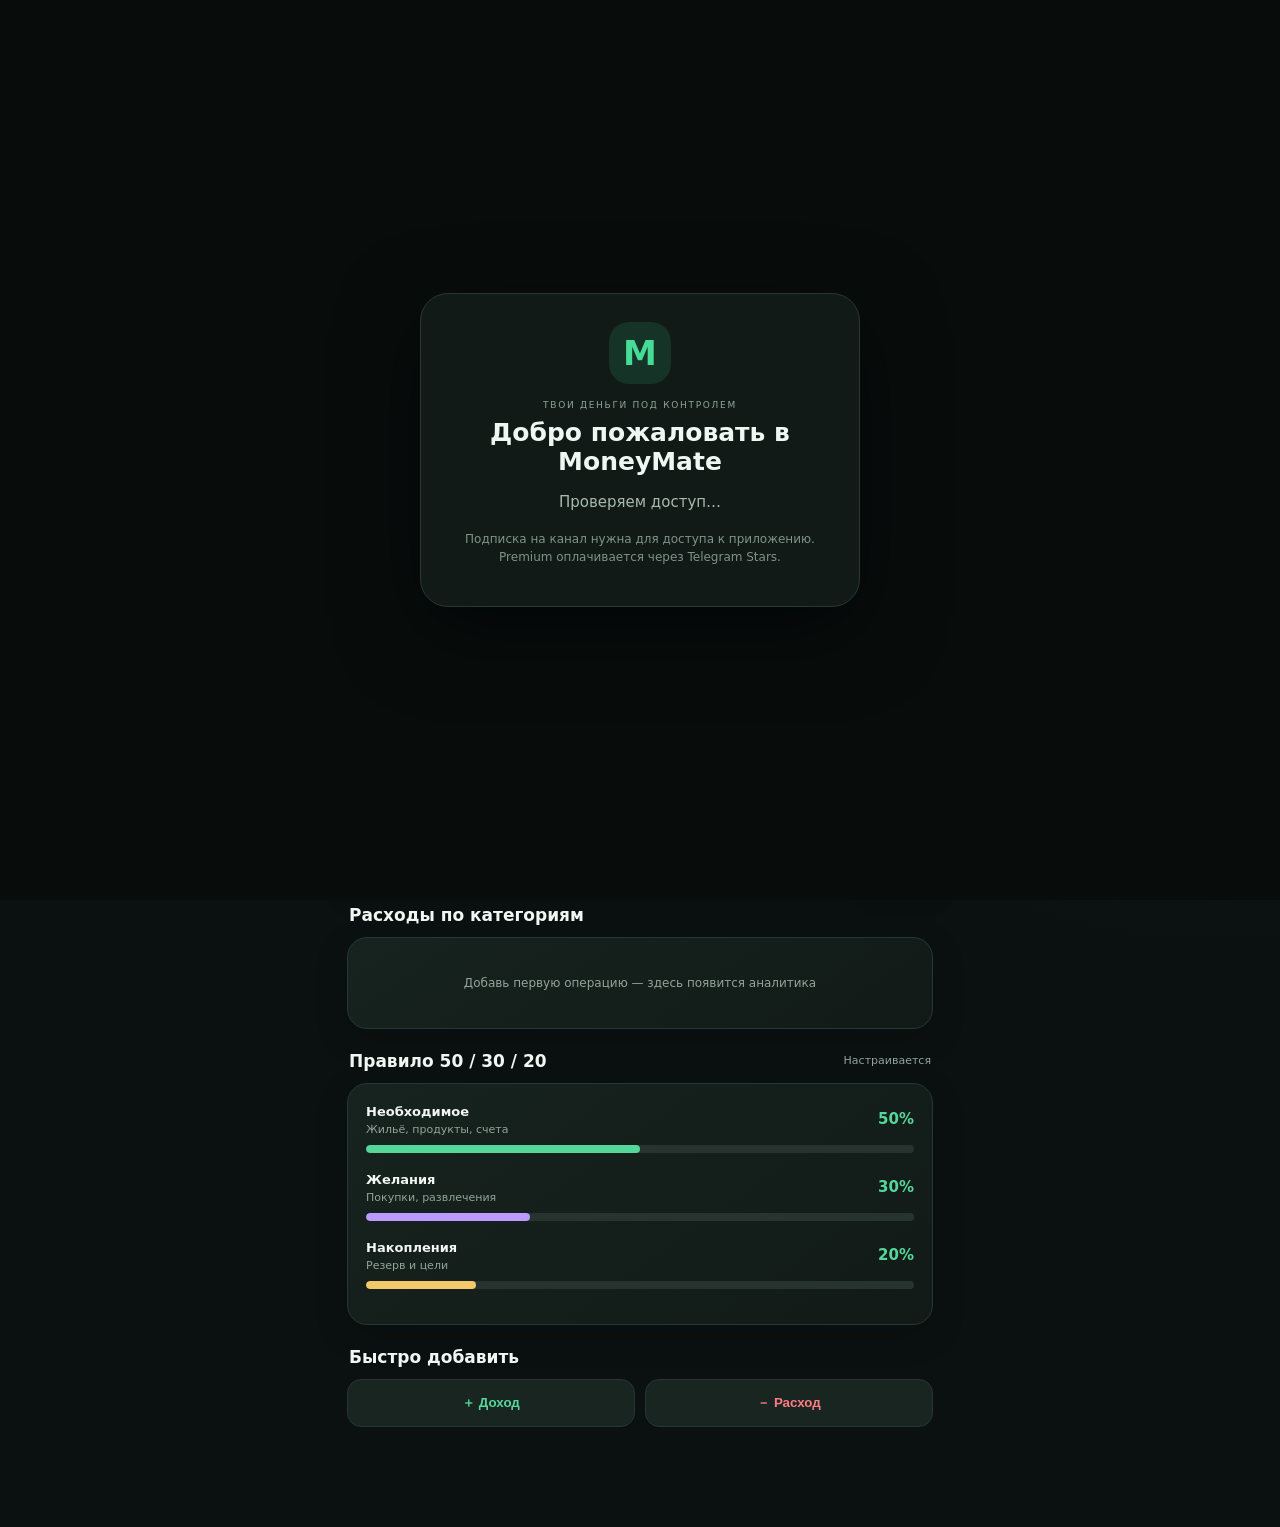
<file: index.html>
<!doctype html>
<html lang="ru"><head><meta charset="utf-8"><meta name="viewport" content="width=device-width,initial-scale=1,viewport-fit=cover"><meta name="theme-color" content="#0b1110"><title>MoneyMate</title><link rel="stylesheet" href="/static/style.css"></head>
<body><div class="app">
<header><div><div class="eyebrow">ТВОИ ДЕНЬГИ ПОД КОНТРОЛЕМ</div><h1>Money<span>Mate</span></h1></div><div class="avatar">MM</div></header>
<div id="notice" class="notice hidden"></div>
<section class="hero card"><div class="muted">Общий баланс за месяц</div><div id="balance" class="balance">0 ₽</div><div class="stats"><div><span class="dot green"></span><small>Доходы</small><b id="income">0 ₽</b></div><div><span class="dot red"></span><small>Расходы</small><b id="expense">0 ₽</b></div></div></section>
<nav class="tabs pill-nav" aria-label="Основное меню">
<button class="tab active" data-tab="home"><span class="nav-ico">⌂</span><span>Главная</span></button>
<button class="tab" data-tab="history"><span class="nav-ico">⇄</span><span>Операции</span></button>
<button class="tab" data-tab="goals"><span class="nav-ico">◎</span><span>Цели</span></button>
<button class="tab" data-tab="payments"><span class="nav-ico">↻</span><span>Платежи</span></button>
<button class="tab" data-tab="calendar"><span class="nav-ico">▦</span><span>Календарь</span></button>
<button class="tab" data-tab="wallets"><span class="nav-ico">▣</span><span>Кошельки</span></button>
<button class="tab" data-tab="limits"><span class="nav-ico">◉</span><span>Лимиты</span></button>
<button class="tab" data-tab="settings"><span class="nav-ico">◈</span><span>Бюджет</span></button>
<button class="tab" data-tab="assistant"><span class="nav-ico">✦</span><span>ИИ-помощник</span></button>
</nav>
<main>
<section id="home" class="panel active"><div class="section-kicker">ФИНАНСОВАЯ СВОДКА</div>
<div class="card" style="margin:12px 0 18px;padding:16px"><div class="section-head" style="margin:0"><div><b>MoneyMate Premium</b><p class="muted" id="premiumStatus" style="margin:5px 0 0">Расширенные возможности за 179 ⭐ / месяц</p></div><span style="font-size:24px">✦</span></div><button class="primary" id="premiumBuyHome" style="width:100%;margin-top:12px">Подключить Premium · 179 ⭐</button></div>
<div class="health-card card"><div class="health-top"><div><div class="muted">Финансовое здоровье</div><div class="health-score"><b id="healthScore">1</b><span>/ 100</span><em id="healthLabel">Нужно больше данных</em></div></div><div class="health-ring" id="healthRing"><span>♥</span></div></div><div class="track"><i id="healthBar" style="width:1%"></i></div><div id="healthHint" class="muted health-hint">Добавь доходы и расходы, чтобы получить оценку.</div><div class="health-parts" id="healthParts"></div></div>
<div class="section-head"><h2>Расходы по категориям</h2><span id="monthLabel" class="muted"></span></div><div class="card"><div id="categoryChart" class="bars empty">Добавь первую операцию — здесь появится аналитика</div></div>
<div class="section-head"><h2>Правило 50 / 30 / 20</h2><span class="muted">Настраивается</span></div><div class="card budget"><div class="budget-row"><div><b>Необходимое</b><small>Жильё, продукты, счета</small></div><strong id="needsPct">50%</strong></div><div class="track"><i id="needsBar" style="width:50%"></i></div><div class="budget-row"><div><b>Желания</b><small>Покупки, развлечения</small></div><strong id="wantsPct">30%</strong></div><div class="track"><i id="wantsBar" class="purple" style="width:30%"></i></div><div class="budget-row"><div><b>Накопления</b><small>Резерв и цели</small></div><strong id="savingsPct">20%</strong></div><div class="track"><i id="savingsBar" class="gold" style="width:20%"></i></div></div>
<div class="section-head"><h2>Быстро добавить</h2></div><div class="quick"><button class="action income-action" id="quickIncome">＋ Доход</button><button class="action expense-action" id="quickExpense">－ Расход</button></div>
</section>
<section id="history" class="panel"><div class="section-kicker">ВСЕ ДВИЖЕНИЯ ДЕНЕГ</div><div class="section-head"><h2>История операций</h2><span class="muted">Последние 300</span></div><div id="transactions" class="stack"><div class="empty card">Операций пока нет</div></div></section>
<section id="goals" class="panel"><div class="section-kicker">ТВОИ ПЛАНЫ И МЕЧТЫ</div><div class="section-head"><h2>Финансовые цели</h2><button class="small-btn" id="newGoal">＋ Создать</button></div><div id="goalsList" class="stack"><div class="empty card">Создай первую цель накоплений</div></div></section>
<section id="payments" class="panel"><div class="section-kicker">АВТОМАТИЗИРУЙ СВОИ ФИНАНСЫ</div><div class="section-head"><h2>Регулярные платежи</h2><button class="small-btn" id="newRecurring">＋ Добавить</button></div><p class="muted recurring-note">Наступившие операции автоматически попадут в историю при открытии приложения. Ближайшие даты будут показаны здесь.</p><div id="recurringList" class="stack"><div class="empty card">Регулярных платежей пока нет</div></div></section>
<section id="calendar" class="panel"><div class="section-kicker">ПЛАНИРУЙ ДЕНЬГИ</div><div class="section-head"><h2>Финансовый календарь</h2></div><label class="card form">Месяц<input id="calendarMonth" type="month"></label><div id="calendarEvents" class="stack"></div></section>
<section id="wallets" class="panel"><div class="section-kicker">ТВОИ СЧЕТА</div><div class="section-head"><h2>Кошельки</h2><button class="small-btn" id="addWallet">＋ Добавить</button></div><div id="walletList" class="stack"></div><button class="primary" id="exportData">Экспортировать резервную копию JSON</button><p class="muted">Файл содержит твои финансовые данные. Храни его в безопасном месте.</p></section>
<section id="limits" class="panel"><div class="section-kicker">КОНТРОЛИРУЙ РАСХОДЫ</div><div class="section-head"><h2>Лимиты на месяц</h2><button class="small-btn" id="addLimit">＋ Лимит</button></div><div id="limitList" class="stack"></div></section>
<section id="assistant" class="panel"><div class="section-kicker">ТВОЙ ЛИЧНЫЙ ФИНАНСОВЫЙ ПОМОЩНИК</div><div class="section-head"><h2>MoneyMate AI</h2><span class="muted">На основе твоих данных</span></div><div class="card ai-intro"><div class="ai-orb">✦</div><div><b>Спроси о своих финансах</b><p class="muted">Например: «Сколько я могу потратить до конца месяца?» или «Как сократить расходы?»</p></div></div><div id="aiAnswer" class="card ai-answer">Привет! Я помогу разобраться с бюджетом, расходами и накоплениями. Задай вопрос ниже.</div><form id="aiForm" class="card ai-form"><label for="aiQuestion">Твой вопрос</label><textarea id="aiQuestion" rows="3" maxlength="1200" placeholder="Например, как мне накопить 50 000 ₽ за полгода?" required></textarea><button class="primary" type="submit">Получить финансовый разбор ✦</button></form><p class="muted ai-note">Работает без API-ключа и интернета: анализирует данные MoneyMate по встроенным правилам. Это финансовые подсказки, а не профессиональная рекомендация.</p></section>
<section id="settings" class="panel"><div class="section-kicker">ПРАВИЛА ТВОЕГО БЮДЖЕТА</div><div class="section-head"><h2>Настройки бюджета</h2></div><form id="settingsForm" class="card form"><label>Валюта<input id="currency" value="RUB · Российский рубль" disabled></label><label>Необходимое, %<input id="needs" type="number" min="0" max="100" value="50"></label><label>Желания, %<input id="wants" type="number" min="0" max="100" value="30"></label><label>Накопления, %<input id="savings" type="number" min="0" max="100" value="20"></label><p class="muted" id="percentHint">Сумма должна быть равна 100%.</p><button class="primary" type="submit">Сохранить бюджет</button></form></section>
</main>
<button class="fab" id="addFab" aria-label="Добавить операцию">＋</button>
<div id="txModal" class="modal hidden"><form id="txForm" class="sheet"><div class="sheet-top"><h2 id="txTitle">Новая операция</h2><button type="button" class="close" data-close="txModal">×</button></div><div class="seg"><button type="button" class="selected" data-kind="expense">Расход</button><button type="button" data-kind="income">Доход</button></div><label>Сумма<input id="amount" type="number" min="0.01" step="0.01" placeholder="0,00" required></label><label>Категория<select id="category"><option>Продукты</option><option>Жильё</option><option>Транспорт</option><option>Здоровье</option><option>Покупки</option><option>Развлечения</option><option>Подписки</option><option>Зарплата</option><option>Фриланс</option><option>Подарок</option><option>Другое</option></select></label><label>Комментарий<input id="note" maxlength="160" placeholder="Необязательно"></label><label>Дата<input id="date" type="date" required></label><button class="primary" type="submit">Сохранить операцию</button></form></div>
<div id="goalModal" class="modal hidden"><form id="goalForm" class="sheet"><div class="sheet-top"><h2>Новая цель</h2><button type="button" class="close" data-close="goalModal">×</button></div><label>Название<input id="goalTitle" placeholder="Например, отпуск" required maxlength="60"></label><label>Сколько нужно<input id="goalTarget" type="number" min="0.01" step="0.01" required></label><label>Уже накоплено<input id="goalSaved" type="number" min="0" step="0.01" value="0"></label><label>Желаемая дата<input id="goalDeadline" type="date"></label><button class="primary" type="submit">Создать цель</button></form></div>
<div id="recurringModal" class="modal hidden"><form id="recurringForm" class="sheet"><div class="sheet-top"><h2>Новый регулярный платёж</h2><button type="button" class="close" data-close="recurringModal">×</button></div><div class="seg"><button type="button" class="selected" data-rkind="expense">Расход</button><button type="button" data-rkind="income">Доход</button></div><input id="recurringKind" type="hidden" value="expense"><label>Сумма, ₽<input id="recurringAmount" type="number" min="0.01" step="0.01" required placeholder="Например, 1500"></label><label>Категория<input id="recurringCategory" maxlength="40" required placeholder="Например, Интернет"></label><label>Комментарий<input id="recurringNote" maxlength="160" placeholder="Необязательно"></label><label>Период<select id="recurringFrequency"><option value="monthly">Каждый месяц</option><option value="weekly">Каждую неделю</option><option value="yearly">Каждый год</option></select></label><label>Ближайшая дата<input id="recurringDate" type="date" required></label><button class="primary" type="submit">Сохранить платёж</button></form></div>
<div id="contributeModal" class="modal hidden"><form id="contributeForm" class="sheet"><div class="sheet-top"><h2>Пополнить цель</h2><button type="button" class="close" data-close="contributeModal">×</button></div><input id="contributeId" type="hidden"><label>Сумма<input id="contributeAmount" type="number" min="0.01" step="0.01" required></label><button class="primary" type="submit">Добавить накопление</button></form></div>
</div>
<div id="accessGate" class="access-gate"><div class="access-card"><div class="access-logo">M</div><div class="eyebrow">ТВОИ ДЕНЬГИ ПОД КОНТРОЛЕМ</div><h2 id="gateTitle">Добро пожаловать в MoneyMate</h2><p id="gateText">Проверяем доступ…</p><div id="gateActions"></div><p class="access-small">Подписка на канал нужна для доступа к приложению. Premium оплачивается через Telegram Stars.</p></div></div>
<script src="https://telegram.org/js/telegram-web-app.js"></script><script src="/static/app.js"></script></body></html>
</file>
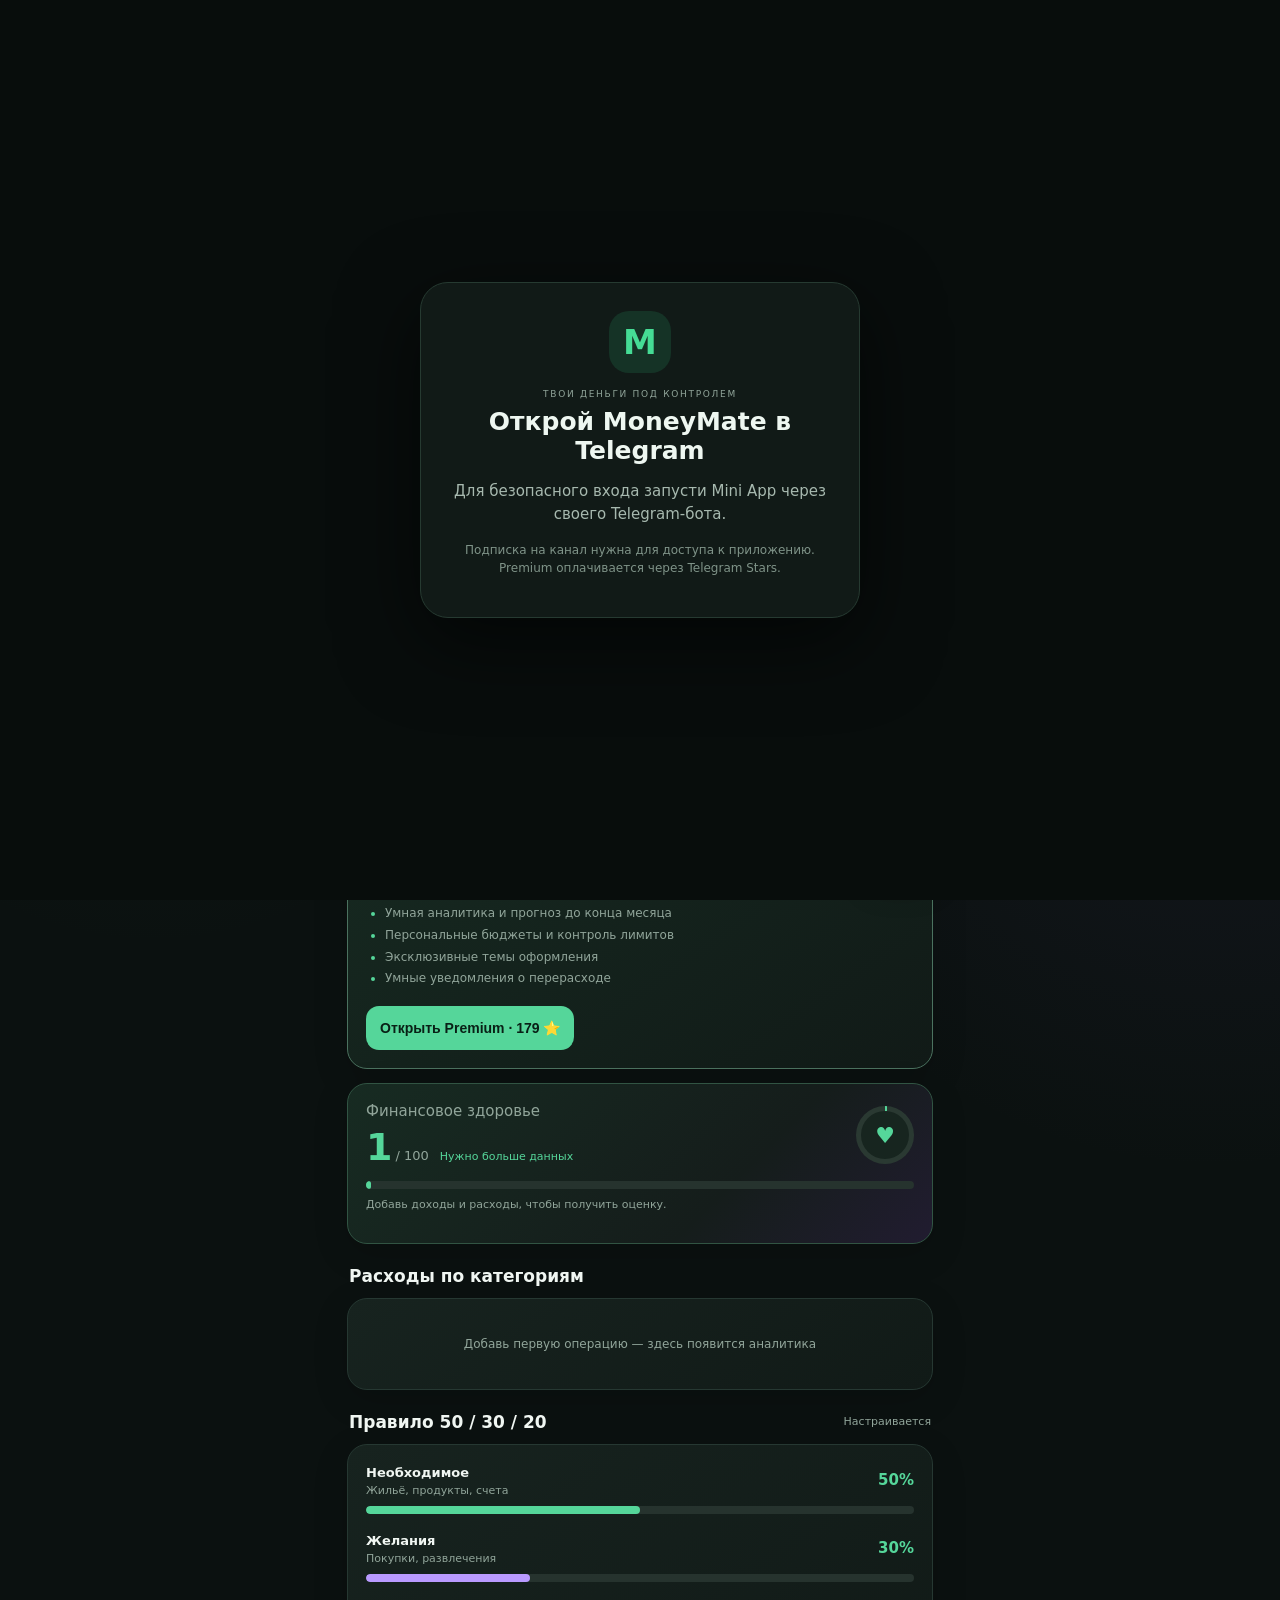
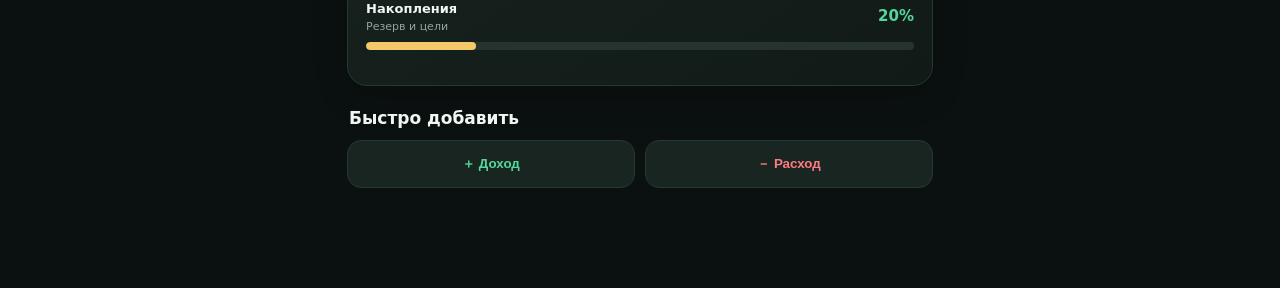
<file: static/index.html>
<!doctype html>
<html lang="ru"><head><meta charset="utf-8"><meta name="viewport" content="width=device-width,initial-scale=1,viewport-fit=cover"><meta name="theme-color" content="#0b1110"><title>MoneyMate</title><link rel="stylesheet" href="/static/style.css"></head>
<body><div class="app">
<header><div><div class="eyebrow">ТВОИ ДЕНЬГИ ПОД КОНТРОЛЕМ</div><h1>Money<span>Mate</span></h1></div><div class="avatar">MM</div></header>
<div id="notice" class="notice hidden"></div>
<section class="hero card"><div class="muted">Общий баланс за месяц</div><div id="balance" class="balance">0 ₽</div><div class="stats"><div><span class="dot green"></span><small>Доходы</small><b id="income">0 ₽</b></div><div><span class="dot red"></span><small>Расходы</small><b id="expense">0 ₽</b></div></div></section>
<nav class="tabs pill-nav" aria-label="Основное меню">
<button class="tab active" data-tab="home"><span class="nav-ico">⌂</span><span>Главная</span></button>
<button class="tab" data-tab="history"><span class="nav-ico">⇄</span><span>Операции</span></button>
<button class="tab" data-tab="goals"><span class="nav-ico">◎</span><span>Цели</span></button>
<button class="tab" data-tab="payments"><span class="nav-ico">↻</span><span>Платежи</span></button>
<button class="tab" data-tab="calendar"><span class="nav-ico">▦</span><span>Календарь</span></button>
<button class="tab" data-tab="wallets"><span class="nav-ico">▣</span><span>Кошельки</span></button>
<button class="tab" data-tab="limits"><span class="nav-ico">◉</span><span>Лимиты</span></button>
<button class="tab" data-tab="settings"><span class="nav-ico">◈</span><span>Бюджет</span></button>
<button class="tab" data-tab="assistant"><span class="nav-ico">✦</span><span>ИИ-помощник</span></button>
</nav>
<main>
<section id="home" class="panel active"><div class="section-kicker">ФИНАНСОВАЯ СВОДКА</div>
<div class="card" style="margin:12px 0 18px;padding:16px"><div class="section-head" style="margin:0"><div><b>MoneyMate Premium</b><p class="muted" id="premiumStatus" style="margin:5px 0 0">Расширенные возможности за 179 ⭐ / месяц</p></div><span style="font-size:24px">✦</span></div><button class="primary" id="premiumBuyHome" style="width:100%;margin-top:12px">Подключить Premium · 179 ⭐</button></div>
<div id="premiumDashboard" class="premium-dashboard card">
  <div class="section-head"><div><div class="section-kicker">PREMIUM · SMART MONEY</div><h2>Умная аналитика и прогноз</h2></div><span class="premium-star">✦</span></div>
  <div id="premiumLocked" class="premium-locked"><p>Premium превращает MoneyMate в персонального финансового помощника:</p><ul class="premium-benefits"><li>Личный финансовый помощник</li><li>Неограниченные кошельки и цели</li><li>Умная аналитика и прогноз до конца месяца</li><li>Персональные бюджеты и контроль лимитов</li><li>Эксклюзивные темы оформления</li><li>Умные уведомления о перерасходе</li></ul><button class="primary" id="premiumUnlock">Открыть Premium · 179 ⭐</button></div>
  <div id="premiumContent" class="hidden">
    <div class="forecast-grid"><div><small>Прогноз расходов</small><b id="forecastExpense">—</b></div><div><small>Прогноз остатка</small><b id="forecastBalance">—</b></div></div>
    <div id="premiumAlerts" class="premium-alerts"></div>
    <div class="section-head"><h3>Топ категорий</h3><span class="muted" id="forecastDays"></span></div>
    <div id="premiumCategories" class="premium-categories"></div>
    <div class="theme-controls"><b>Эксклюзивные темы</b><div class="theme-buttons"><button type="button" data-theme="emerald">Emerald</button><button type="button" data-theme="blackgold">Black Gold</button><button type="button" data-theme="purple">Midnight</button><button type="button" data-theme="default">Стандартная</button></div></div>
    <label class="notify-toggle"><input id="premiumNotifications" type="checkbox" checked> Умные уведомления в приложении</label>
  </div>
</div>
<div class="health-card card"><div class="health-top"><div><div class="muted">Финансовое здоровье</div><div class="health-score"><b id="healthScore">1</b><span>/ 100</span><em id="healthLabel">Нужно больше данных</em></div></div><div class="health-ring" id="healthRing"><span>♥</span></div></div><div class="track"><i id="healthBar" style="width:1%"></i></div><div id="healthHint" class="muted health-hint">Добавь доходы и расходы, чтобы получить оценку.</div><div class="health-parts" id="healthParts"></div></div>
<div class="section-head"><h2>Расходы по категориям</h2><span id="monthLabel" class="muted"></span></div><div class="card"><div id="categoryChart" class="bars empty">Добавь первую операцию — здесь появится аналитика</div></div>
<div class="section-head"><h2>Правило 50 / 30 / 20</h2><span class="muted">Настраивается</span></div><div class="card budget"><div class="budget-row"><div><b>Необходимое</b><small>Жильё, продукты, счета</small></div><strong id="needsPct">50%</strong></div><div class="track"><i id="needsBar" style="width:50%"></i></div><div class="budget-row"><div><b>Желания</b><small>Покупки, развлечения</small></div><strong id="wantsPct">30%</strong></div><div class="track"><i id="wantsBar" class="purple" style="width:30%"></i></div><div class="budget-row"><div><b>Накопления</b><small>Резерв и цели</small></div><strong id="savingsPct">20%</strong></div><div class="track"><i id="savingsBar" class="gold" style="width:20%"></i></div></div>
<div class="section-head"><h2>Быстро добавить</h2></div><div class="quick"><button class="action income-action" id="quickIncome">＋ Доход</button><button class="action expense-action" id="quickExpense">－ Расход</button></div>
</section>
<section id="history" class="panel"><div class="section-kicker">ВСЕ ДВИЖЕНИЯ ДЕНЕГ</div><div class="section-head"><h2>История операций</h2><span class="muted">Последние 300</span></div><div id="transactions" class="stack"><div class="empty card">Операций пока нет</div></div></section>
<section id="goals" class="panel"><div class="section-kicker">ТВОИ ПЛАНЫ И МЕЧТЫ</div><div class="section-head"><h2>Финансовые цели</h2><button class="small-btn" id="newGoal">＋ Создать</button></div><div id="goalsList" class="stack"><div class="empty card">Создай первую цель накоплений</div></div></section>
<section id="payments" class="panel"><div class="section-kicker">АВТОМАТИЗИРУЙ СВОИ ФИНАНСЫ</div><div class="section-head"><h2>Регулярные платежи</h2><button class="small-btn" id="newRecurring">＋ Добавить</button></div><p class="muted recurring-note">Наступившие операции автоматически попадут в историю при открытии приложения. Ближайшие даты будут показаны здесь.</p><div id="recurringList" class="stack"><div class="empty card">Регулярных платежей пока нет</div></div></section>
<section id="calendar" class="panel"><div class="section-kicker">ПЛАНИРУЙ ДЕНЬГИ</div><div class="section-head"><h2>Финансовый календарь</h2></div><label class="card form">Месяц<input id="calendarMonth" type="month"></label><div id="calendarEvents" class="stack"></div></section>
<section id="wallets" class="panel"><div class="section-kicker">ТВОИ СЧЕТА</div><div class="section-head"><h2>Кошельки</h2><button class="small-btn" id="addWallet">＋ Добавить</button></div><div id="walletList" class="stack"></div><button class="primary" id="exportData">Экспортировать резервную копию JSON</button><p class="muted">Файл содержит твои финансовые данные. Храни его в безопасном месте.</p></section>
<section id="limits" class="panel"><div class="section-kicker">КОНТРОЛИРУЙ РАСХОДЫ</div><div class="section-head"><h2>Лимиты на месяц</h2><button class="small-btn" id="addLimit">＋ Лимит</button></div><div id="limitList" class="stack"></div></section>
<section id="assistant" class="panel"><div class="section-kicker">ТВОЙ ЛИЧНЫЙ ФИНАНСОВЫЙ ПОМОЩНИК</div><div class="section-head"><h2>MoneyMate AI</h2><span class="muted" id="assistantPlanLabel">Функция Premium</span></div><div class="card ai-intro"><div class="ai-orb">✦</div><div><b>Спроси о своих финансах</b><p class="muted">Например: «Сколько я могу потратить до конца месяца?» или «Как сократить расходы?»</p></div></div><div id="aiAnswer" class="card ai-answer">Привет! Я помогу разобраться с бюджетом, расходами и накоплениями. Задай вопрос ниже.</div><form id="aiForm" class="card ai-form"><label for="aiQuestion">Твой вопрос</label><textarea id="aiQuestion" rows="3" maxlength="1200" placeholder="Например, как мне накопить 50 000 ₽ за полгода?" required></textarea><button class="primary" type="submit">Получить финансовый разбор ✦</button></form><p class="muted ai-note">Работает без API-ключа и интернета: анализирует данные MoneyMate по встроенным правилам. Это финансовые подсказки, а не профессиональная рекомендация.</p></section>
<section id="settings" class="panel"><div class="section-kicker">ПРАВИЛА ТВОЕГО БЮДЖЕТА</div><div class="section-head"><h2>Настройки бюджета</h2></div><form id="settingsForm" class="card form"><label>Валюта<input id="currency" value="RUB · Российский рубль" disabled></label><label>Необходимое, %<input id="needs" type="number" min="0" max="100" value="50"></label><label>Желания, %<input id="wants" type="number" min="0" max="100" value="30"></label><label>Накопления, %<input id="savings" type="number" min="0" max="100" value="20"></label><p class="muted" id="percentHint">Сумма должна быть равна 100%.</p><button class="primary" type="submit">Сохранить бюджет</button></form></section>
</main>
<button class="fab" id="addFab" aria-label="Добавить операцию">＋</button>
<div id="txModal" class="modal hidden"><form id="txForm" class="sheet"><div class="sheet-top"><h2 id="txTitle">Новая операция</h2><button type="button" class="close" data-close="txModal">×</button></div><div class="seg"><button type="button" class="selected" data-kind="expense">Расход</button><button type="button" data-kind="income">Доход</button></div><label>Сумма<input id="amount" type="number" min="0.01" step="0.01" placeholder="0,00" required></label><label>Категория<select id="category"><option>Продукты</option><option>Жильё</option><option>Транспорт</option><option>Здоровье</option><option>Покупки</option><option>Развлечения</option><option>Подписки</option><option>Зарплата</option><option>Фриланс</option><option>Подарок</option><option>Другое</option></select></label><label>Комментарий<input id="note" maxlength="160" placeholder="Необязательно"></label><label>Дата<input id="date" type="date" required></label><button class="primary" type="submit">Сохранить операцию</button></form></div>
<div id="goalModal" class="modal hidden"><form id="goalForm" class="sheet"><div class="sheet-top"><h2>Новая цель</h2><button type="button" class="close" data-close="goalModal">×</button></div><label>Название<input id="goalTitle" placeholder="Например, отпуск" required maxlength="60"></label><label>Сколько нужно<input id="goalTarget" type="number" min="0.01" step="0.01" required></label><label>Уже накоплено<input id="goalSaved" type="number" min="0" step="0.01" value="0"></label><label>Желаемая дата<input id="goalDeadline" type="date"></label><button class="primary" type="submit">Создать цель</button></form></div>
<div id="recurringModal" class="modal hidden"><form id="recurringForm" class="sheet"><div class="sheet-top"><h2>Новый регулярный платёж</h2><button type="button" class="close" data-close="recurringModal">×</button></div><div class="seg"><button type="button" class="selected" data-rkind="expense">Расход</button><button type="button" data-rkind="income">Доход</button></div><input id="recurringKind" type="hidden" value="expense"><label>Сумма, ₽<input id="recurringAmount" type="number" min="0.01" step="0.01" required placeholder="Например, 1500"></label><label>Категория<input id="recurringCategory" maxlength="40" required placeholder="Например, Интернет"></label><label>Комментарий<input id="recurringNote" maxlength="160" placeholder="Необязательно"></label><label>Период<select id="recurringFrequency"><option value="monthly">Каждый месяц</option><option value="weekly">Каждую неделю</option><option value="yearly">Каждый год</option></select></label><label>Ближайшая дата<input id="recurringDate" type="date" required></label><button class="primary" type="submit">Сохранить платёж</button></form></div>
<div id="contributeModal" class="modal hidden"><form id="contributeForm" class="sheet"><div class="sheet-top"><h2>Пополнить цель</h2><button type="button" class="close" data-close="contributeModal">×</button></div><input id="contributeId" type="hidden"><label>Сумма<input id="contributeAmount" type="number" min="0.01" step="0.01" required></label><button class="primary" type="submit">Добавить накопление</button></form></div>
</div>
<div id="accessGate" class="access-gate"><div class="access-card"><div class="access-logo">M</div><div class="eyebrow">ТВОИ ДЕНЬГИ ПОД КОНТРОЛЕМ</div><h2 id="gateTitle">Добро пожаловать в MoneyMate</h2><p id="gateText">Проверяем доступ…</p><div id="gateActions"></div><p class="access-small">Подписка на канал нужна для доступа к приложению. Premium оплачивается через Telegram Stars.</p></div></div>
<script src="https://telegram.org/js/telegram-web-app.js"></script><script src="/static/app.js"></script></body></html>
</file>
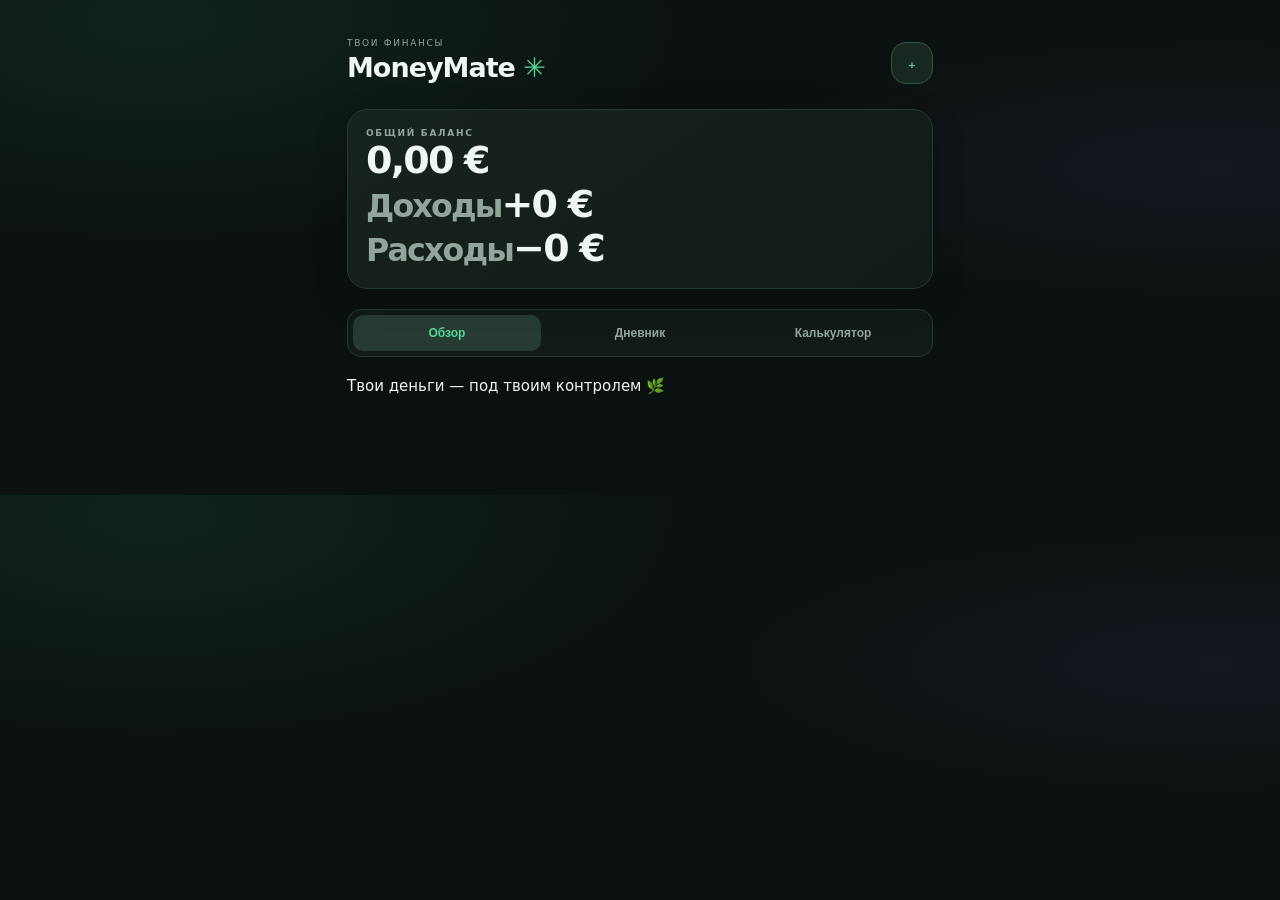
<file: moneymate_telegram_miniapp/moneymate_miniapp/static/index.html>
<!doctype html>
<html lang="ru">
<head>
  <meta charset="utf-8">
  <meta name="viewport" content="width=device-width, initial-scale=1, viewport-fit=cover">
  <meta name="theme-color" content="#f5f7f4">
  <title>MoneyMate</title>
  <script src="https://telegram.org/js/telegram-web-app.js"></script>
  <link rel="stylesheet" href="/static/style.css">
</head>
<body>
<div class="app">
  <header><div><div class="eyebrow">ТВОИ ФИНАНСЫ</div><h1>MoneyMate <span>✳</span></h1></div><div class="avatar">₊</div></header>
  <section class="balance card">
    <div class="eyebrow light">ОБЩИЙ БАЛАНС</div>
    <div class="total" id="balance">0,00 €</div>
    <div class="balance-row"><div><small>Доходы</small><b id="income">+0 €</b></div><div><small>Расходы</small><b id="expenses">−0 €</b></div></div>
  </section>
  <nav class="tabs">
    <button class="tab active" data-tab="home">Обзор</button>
    <button class="tab" data-tab="journal">Дневник</button>
    <button class="tab" data-tab="calculator">Калькулятор</button>
  </nav>
  <main>
    <section id="home" class="panel">
      <div class="section-head"><h2>Мой бюджет</h2><button class="text-btn" id="editBudget">Настроить</button></div>
      <div class="card budget">
        <div class="budget-line"><div><i class="dot green"></i><span>Необходимое</span></div><b id="necessaryVal">50%</b></div><div class="bar"><i id="necessaryBar" class="green-bg" style="width:50%"></i></div>
        <div class="budget-line"><div><i class="dot yellow"></i><span>Среднее</span></div><b id="flexibleVal">30%</b></div><div class="bar"><i id="flexibleBar" class="yellow-bg" style="width:30%"></i></div>
        <div class="budget-line"><div><i class="dot red"></i><span>Необязательное</span></div><b id="nonessentialVal">20%</b></div><div class="bar"><i id="nonessentialBar" class="red-bg" style="width:20%"></i></div>
        <p class="hint">Плановое распределение дохода. Меняй доли под свои цели.</p>
      </div>
      <div class="section-head"><h2>Последние операции</h2></div>
      <div id="entries" class="card list"><div class="empty">Пока нет операций. Добавь первую запись ниже.</div></div>
      <button class="primary wide" id="addExpense">＋ Добавить расход</button>
      <button class="secondary wide" id="addIncome">＋ Добавить доход</button>
    </section>
    <section id="journal" class="panel hidden">
      <h2>Мой дневник</h2><p class="muted">Записывай мысли, цели и финансовые наблюдения.</p>
      <textarea id="journalText" placeholder="Например: сегодня удалось не покупать лишнего..."></textarea>
      <button class="primary wide" id="saveJournal">Сохранить запись</button>
      <div id="journalEntries" class="card list"></div>
    </section>
    <section id="calculator" class="panel hidden">
      <h2>Калькулятор</h2><div class="card calc">
        <input id="calcDisplay" value="0" readonly aria-label="Результат">
        <div class="keys">
          <button data-key="7">7</button><button data-key="8">8</button><button data-key="9">9</button><button class="op" data-key="/">÷</button>
          <button data-key="4">4</button><button data-key="5">5</button><button data-key="6">6</button><button class="op" data-key="*">×</button>
          <button data-key="1">1</button><button data-key="2">2</button><button data-key="3">3</button><button class="op" data-key="-">−</button>
          <button data-key="0">0</button><button data-key=".">.</button><button class="op" data-key="C">C</button><button class="op" data-key="+">+</button>
          <button class="equals" data-key="=">=</button>
        </div>
      </div>
    </section>
  </main>
  <footer>Твои деньги — под твоим контролем 🌿</footer>
</div>
<div class="modal hidden" id="modal"><div class="sheet">
  <div class="sheet-top"><h2 id="modalTitle">Новая операция</h2><button id="closeModal" class="close">×</button></div>
  <label>Сумма <input id="amount" type="number" min="0.01" step="0.01" placeholder="0,00"></label>
  <label>Категория <select id="category"><option value="necessary">Необходимое</option><option value="flexible">Среднее</option><option value="nonessential">Необязательное</option></select></label>
  <label>Комментарий <input id="note" maxlength="300" placeholder="Например, продукты"></label>
  <button id="saveEntry" class="primary wide">Сохранить</button>
</div></div>
<div class="modal hidden" id="budgetModal"><div class="sheet">
  <div class="sheet-top"><h2>Распределение</h2><button id="closeBudget" class="close">×</button></div>
  <p class="muted">Укажи проценты. В сумме должно получиться 100%.</p>
  <label>Необходимое, % <input id="pNecessary" type="number" min="0" max="100" value="50"></label>
  <label>Среднее, % <input id="pFlexible" type="number" min="0" max="100" value="30"></label>
  <label>Необязательное, % <input id="pNonessential" type="number" min="0" max="100" value="20"></label>
  <label>Валюта <select id="currency"><option>EUR</option><option>USD</option><option>RUB</option><option>GBP</option></select></label>
  <button id="saveBudget" class="primary wide">Сохранить бюджет</button>
</div></div>
<script src="/static/app.js"></script>
</body></html>
</file>
<file: static/style.css>
:root{color-scheme:dark;--bg:#0b1110;--panel:#131d1a;--panel2:#192521;--line:#263832;--text:#f0f6f2;--muted:#91a59a;--green:#55d69a;--red:#ff7b83;--purple:#b99aff;--gold:#f3c96b}*{box-sizing:border-box}body{margin:0;background:radial-gradient(ellipse at 85% 0%,#18352b 0,transparent 38%),var(--bg);color:var(--text);font:15px Inter,system-ui,-apple-system,sans-serif}.app{max-width:620px;margin:auto;padding:22px 17px 100px}header{display:flex;justify-content:space-between;align-items:center;margin:8px 0 22px}.eyebrow{font-size:9px;letter-spacing:1.7px;color:var(--muted)}h1{font-size:27px;margin:4px 0;font-weight:800;letter-spacing:-1px}h1 span{color:var(--green)}.avatar{width:42px;height:42px;border:1px solid #315546;border-radius:15px;display:grid;place-items:center;color:var(--green);font-weight:800;background:#172821}.card{background:linear-gradient(145deg,#17231f,#111a17);border:1px solid var(--line);border-radius:20px;padding:18px;margin-bottom:14px}.muted,small{color:var(--muted)}.hero{padding:22px}.balance{font-size:38px;font-weight:800;letter-spacing:-1.8px;margin:8px 0 20px}.stats{display:flex;gap:30px}.stats div{display:grid;grid-template-columns:10px auto;column-gap:7px;align-items:center}.stats small{font-size:11px}.stats b{grid-column:2;font-size:15px}.dot{width:8px;height:8px;border-radius:50%}.green{background:var(--green)}.red{background:var(--red)}.tabs{display:flex;gap:5px;padding:5px;background:#111a17;border:1px solid var(--line);border-radius:14px;margin:20px 0}.tab{flex:1;border:0;background:none;color:var(--muted);padding:11px 4px;border-radius:10px;font-weight:650;font-size:12px}.tab.active{background:#263b32;color:var(--green)}.panel{display:none}.panel.active{display:block}.section-head{display:flex;align-items:center;justify-content:space-between;margin:22px 2px 12px}h2{font-size:17px;margin:0}.section-head .muted{font-size:11px}.bars{display:grid;gap:13px}.barline{display:grid;grid-template-columns:90px 1fr 70px;gap:8px;align-items:center;font-size:12px}.barline .track{margin:0}.barline strong{text-align:right}.track{height:8px;background:#26332e;border-radius:99px;overflow:hidden;margin:9px 0 17px}.track i{display:block;height:100%;background:var(--green);border-radius:99px}.track i.purple{background:var(--purple)}.track i.gold{background:var(--gold)}.budget-row{display:flex;justify-content:space-between;align-items:center}.budget-row b{font-size:13px}.budget-row small{display:block;font-size:11px;margin-top:3px}.budget-row strong{color:var(--green)}.quick{display:grid;grid-template-columns:1fr 1fr;gap:10px}.action,.small-btn{border:1px solid var(--line);padding:14px;border-radius:14px;font-weight:700;background:var(--panel2);color:var(--text)}.income-action{color:var(--green)}.expense-action{color:var(--red)}.stack{display:grid;gap:9px}.tx{display:flex;align-items:center;gap:12px;background:var(--panel);border:1px solid var(--line);border-radius:15px;padding:13px}.tx-icon{width:39px;height:39px;border-radius:13px;display:grid;place-items:center;background:#20382d;color:var(--green);font-size:18px}.tx-icon.out{background:#3a2428;color:var(--red)}.tx-main{flex:1;min-width:0}.tx-main b{display:block;font-size:13px}.tx-main small{font-size:11px}.tx-amount{font-weight:750;font-size:13px}.tx-amount.out{color:var(--red)}.delete{border:0;background:none;color:var(--muted);font-size:18px;padding:4px}.goal{background:var(--panel);border:1px solid var(--line);border-radius:16px;padding:15px}.goal-top{display:flex;justify-content:space-between;gap:10px}.goal h3{margin:0;font-size:14px}.goal p{margin:5px 0;color:var(--muted);font-size:11px}.goal .track{height:9px;margin:13px 0 8px}.goal-foot{display:flex;justify-content:space-between;align-items:center;font-size:12px}.goal-actions{display:flex;gap:7px}.small-btn{padding:8px 10px;font-size:11px}.form{display:grid;gap:13px}label{display:grid;gap:7px;font-size:12px;color:var(--muted)}input,select{width:100%;padding:13px;border:1px solid var(--line);border-radius:12px;background:#0d1512;color:var(--text);font:inherit;outline:none}input:focus,select:focus{border-color:var(--green)}.primary{border:0;background:var(--green);color:#092016;padding:14px;border-radius:13px;font-weight:800;font-size:14px}.fab{position:fixed;right:max(22px,calc((100vw - 580px)/2));bottom:25px;width:58px;height:58px;border:0;border-radius:20px;background:var(--green);color:#092016;font-size:30px;box-shadow:0 8px 30px #0008}.modal{position:fixed;inset:0;background:#000a;display:flex;align-items:flex-end;justify-content:center;z-index:5;padding:14px}.modal.hidden,.hidden{display:none}.sheet{width:min(100%,590px);background:#14201b;border:1px solid var(--line);border-radius:23px;padding:20px;display:grid;gap:14px;max-height:92vh;overflow:auto}.sheet-top{display:flex;justify-content:space-between;align-items:center}.close{border:0;background:none;color:var(--muted);font-size:28px}.seg{display:grid;grid-template-columns:1fr 1fr;background:#0b1410;border-radius:12px;padding:4px}.seg button{border:0;background:none;color:var(--muted);padding:10px;border-radius:9px}.seg button.selected{background:#2a3b32;color:var(--green);font-weight:700}.notice{background:#3b2d1b;color:#f4d18a;padding:12px;border-radius:12px;margin-bottom:12px;font-size:12px}.empty{color:var(--muted);font-size:12px;text-align:center;padding:20px}.small-btn{cursor:pointer}.notice a{color:inherit}button{cursor:pointer}button:active{transform:scale(.98)}@media(min-width:600px){.app{padding-top:30px}.modal{align-items:center}.sheet{border-radius:23px}}

/* MoneyMate motion + floating oval navigation */
html{scroll-behavior:smooth}
body{background:
 radial-gradient(ellipse at 12% 4%,rgba(34,110,78,.20),transparent 34%),
 radial-gradient(ellipse at 95% 34%,rgba(83,63,130,.13),transparent 30%),var(--bg)}
.card,.goal,.tx{box-shadow:0 10px 35px rgba(0,0,0,.16);transition:transform .28s ease,border-color .28s ease,box-shadow .28s ease}
.card:hover,.goal:hover,.tx:hover{transform:translateY(-2px);border-color:#3a5a4b;box-shadow:0 15px 38px rgba(0,0,0,.24)}
.hero{position:relative;overflow:hidden;animation:rise .65s cubic-bezier(.2,.8,.2,1) both}
.hero:after{content:"";position:absolute;width:180px;height:180px;border-radius:50%;right:-60px;top:-90px;background:radial-gradient(circle,rgba(85,214,154,.16),transparent 70%);pointer-events:none}
.balance{animation:countIn .7s ease both}
.pill-nav{position:sticky;top:10px;z-index:4;border-radius:999px;padding:6px;background:rgba(18,28,24,.86);backdrop-filter:blur(18px);box-shadow:0 12px 32px rgba(0,0,0,.3);border:1px solid rgba(87,130,108,.26);gap:4px}
.pill-nav .tab{display:flex;align-items:center;justify-content:center;gap:7px;border-radius:999px;min-height:45px;transition:all .25s cubic-bezier(.2,.8,.2,1);white-space:nowrap}
.pill-nav .tab.active{background:linear-gradient(135deg,#2d6048,#234334);color:#d9ffea;box-shadow:inset 0 1px rgba(255,255,255,.12),0 5px 18px rgba(37,130,85,.18)}
.nav-ico{font-size:19px;line-height:1;display:inline-block;transition:transform .25s ease}
.pill-nav .tab.active .nav-ico{transform:scale(1.12) translateY(-1px)}
.section-kicker{font-size:9px;letter-spacing:2px;color:#6f9881;font-weight:800;margin:7px 3px 14px;animation:fade .45s ease both}
.panel.active{animation:panelIn .35s ease both}
.panel.active .section-head{animation:fade .45s ease both}
.track i{transition:width .8s cubic-bezier(.2,.8,.2,1)}
.fab{transition:transform .25s ease,box-shadow .25s ease;animation:fabPulse 3s ease-in-out infinite}
.fab:hover{transform:rotate(90deg) scale(1.06);box-shadow:0 10px 35px rgba(85,214,154,.3)}
.primary,.action,.small-btn{transition:transform .2s ease,filter .2s ease,box-shadow .2s ease}
.primary:hover{filter:brightness(1.08);box-shadow:0 8px 24px rgba(85,214,154,.18)}
.modal:not(.hidden){animation:fade .2s ease both}
.modal:not(.hidden) .sheet{animation:sheetUp .35s cubic-bezier(.2,.8,.2,1) both}
.tx,.goal{animation:fade .35s ease both}
@keyframes rise{from{opacity:0;transform:translateY(16px)}to{opacity:1;transform:translateY(0)}}
@keyframes panelIn{from{opacity:0;transform:translateY(8px)}to{opacity:1;transform:translateY(0)}}
@keyframes fade{from{opacity:0}to{opacity:1}}
@keyframes countIn{from{opacity:.35;transform:translateY(7px)}to{opacity:1;transform:translateY(0)}}
@keyframes sheetUp{from{opacity:0;transform:translateY(35px)}to{opacity:1;transform:translateY(0)}}
@keyframes fabPulse{0%,100%{box-shadow:0 8px 30px #0008}50%{box-shadow:0 8px 32px rgba(85,214,154,.22)}}
@media(max-width:390px){.pill-nav .tab{gap:3px;font-size:10px;padding:9px 3px}.nav-ico{font-size:17px}.app{padding-left:12px;padding-right:12px}}
@media(prefers-reduced-motion:reduce){*,*::before,*::after{animation-duration:.01ms!important;animation-iteration-count:1!important;scroll-behavior:auto!important;transition-duration:.01ms!important}}

/* Financial health and recurring payments */
.health-card{background:linear-gradient(135deg,#172b22,#151d1b 65%,#211c30);border-color:#315443}
.health-top{display:flex;align-items:center;justify-content:space-between;gap:12px}
.health-score{display:flex;align-items:baseline;gap:5px;margin-top:5px}
.health-score b{font-size:38px;letter-spacing:-2px;color:var(--green)}
.health-score span{color:var(--muted);font-size:13px}
.health-score em{font-style:normal;font-size:11px;color:var(--green);margin-left:6px}
.health-ring{--score:1;width:58px;height:58px;border-radius:50%;display:grid;place-items:center;background:conic-gradient(var(--green) calc(var(--score)*1%),#2a3932 0);position:relative;color:var(--green);font-size:22px}
.health-ring:before{content:"";position:absolute;inset:5px;border-radius:50%;background:#17251f}
.health-ring span{position:relative}
.health-card .track{margin:12px 0 8px}
.health-hint{font-size:11px;line-height:1.45}
.health-parts{display:flex;gap:7px;flex-wrap:wrap;margin-top:12px}
.health-parts span{background:#0e1914;border:1px solid #2a4034;border-radius:9px;padding:6px 8px;color:var(--muted);font-size:10px}
.health-parts b{color:var(--green);margin-left:3px}
.recurring-note{font-size:11px;line-height:1.5;margin:-3px 2px 13px}
.recurring-item{display:flex;align-items:center;gap:10px;background:var(--panel);border:1px solid var(--line);border-radius:16px;padding:12px}
.recurring-item .tx-main b{font-size:12px}
.recurring-item .tx-main small{display:block;font-size:10px;line-height:1.5}
.recurring-actions{display:flex;flex-direction:column;align-items:center;gap:3px}
.status-on{color:var(--green)!important}.status-off{color:var(--red)!important}
.pill-nav .tab{min-width:0}
@media(max-width:430px){.pill-nav .tab{flex-direction:column;gap:3px;padding:7px 2px;font-size:9px}.nav-ico{font-size:16px}.recurring-item{gap:7px;padding:10px}.recurring-actions .small-btn{padding:7px 6px;font-size:9px}}
/* MoneyMate 4.0 additions */
#calendarMonth{width:100%;margin-top:8px;background:#111c19;color:#f2f7f4;border:1px solid #263a32;border-radius:14px;padding:12px}
#exportData{margin-top:16px;width:100%}


/* v4.1: clearer navigation, contained calendar, AI assistant */
.pill-nav{position:relative;top:auto;display:grid;grid-template-columns:repeat(3,minmax(0,1fr));gap:8px;padding:10px;border-radius:24px;margin:18px 0 24px;overflow:visible}
.pill-nav .tab{min-width:0;min-height:66px;display:flex;flex-direction:column;gap:5px;padding:9px 5px;border:1px solid transparent;border-radius:17px;font-size:11px;line-height:1.2;white-space:normal;overflow-wrap:anywhere}
.pill-nav .tab.active{border-color:#47745c}
.pill-nav .nav-ico{font-size:21px}
.panel{min-width:0;width:100%}
#calendarEvents{min-width:0;width:100%;overflow:hidden;gap:10px}
#calendarEvents .tx{min-width:0;width:100%;gap:9px;padding:11px}
#calendarEvents .tx-main{min-width:0;overflow-wrap:anywhere}
#calendarEvents .tx-amount{flex:0 1 auto;min-width:0;max-width:42%;text-align:right;overflow-wrap:anywhere;font-size:12px}
#calendarEvents .tx-icon{flex:0 0 36px;width:36px;height:36px}
#calendar .form{min-width:0;overflow:hidden}
#calendarMonth{display:block;max-width:100%;min-width:0;min-height:46px;box-sizing:border-box}
.ai-intro{display:flex;align-items:center;gap:14px;margin-bottom:12px}
.ai-intro p{font-size:12px;line-height:1.5;margin:5px 0 0}
.ai-orb{flex:0 0 48px;width:48px;height:48px;border-radius:17px;display:grid;place-items:center;background:linear-gradient(135deg,#285b43,#59427c);font-size:25px;color:#dffff0}
.ai-answer{min-height:100px;white-space:pre-wrap;line-height:1.6;font-size:13px;margin-bottom:12px;overflow-wrap:anywhere}
.ai-form{display:grid;gap:10px}
.ai-form textarea{width:100%;resize:vertical;min-height:88px;padding:13px;border:1px solid var(--line);border-radius:13px;background:#0d1512;color:var(--text);font:inherit;box-sizing:border-box}
.ai-note{font-size:10px;line-height:1.5}
@media(max-width:390px){.pill-nav{grid-template-columns:repeat(3,minmax(0,1fr));gap:6px;padding:8px}.pill-nav .tab{min-height:62px;font-size:10px;padding:8px 3px}#calendarEvents .tx{gap:7px;padding:9px}#calendarEvents .tx-amount{font-size:11px;max-width:44%}}

/* v4.3: bank-style spending donut and legend */
.donut-layout{display:grid;grid-template-columns:minmax(120px, .9fr) minmax(0,1.4fr);gap:18px;align-items:center;padding:6px 0}
.donut{width:min(100%,176px);aspect-ratio:1;border-radius:50%;display:grid;place-items:center;margin:auto;position:relative;box-shadow:0 8px 26px #0005}
.donut-hole{width:65%;height:65%;border-radius:50%;background:#14201b;border:1px solid #2a3c33;display:flex;flex-direction:column;align-items:center;justify-content:center;gap:4px;text-align:center;padding:5px}
.donut-hole b{font-size:clamp(12px,3vw,16px);line-height:1.15;overflow-wrap:anywhere}
.donut-hole small{font-size:10px;color:var(--muted)}
.donut-legend{display:grid;gap:10px;min-width:0}
.legend-row{display:grid;grid-template-columns:9px minmax(0,1fr) auto;gap:7px;align-items:center;font-size:11px;min-width:0}
.legend-row i{width:9px;height:9px;border-radius:3px}
.legend-row span{overflow:hidden;text-overflow:ellipsis;white-space:nowrap;color:var(--muted)}
.legend-row b{font-size:11px;white-space:nowrap}
.legend-row small{grid-column:2/4;font-size:9px;margin-top:-5px}
@media(max-width:360px){.donut-layout{grid-template-columns:1fr;gap:14px}.donut{width:150px}.donut-legend{grid-template-columns:1fr 1fr;gap:9px}}

/* Membership and Premium access gate */
.access-gate{position:fixed;inset:0;z-index:9999;background:#080d0c;color:#eef7f1;display:flex;align-items:center;justify-content:center;padding:24px;overflow:auto}.access-gate.hidden{display:none}.access-card{width:min(100%,440px);background:#111a17;border:1px solid #263a31;border-radius:28px;padding:28px 22px;text-align:center;box-shadow:0 24px 80px #0009}.access-logo{width:62px;height:62px;margin:0 auto 16px;border-radius:20px;background:#153326;color:#45dc95;display:grid;place-items:center;font-size:34px;font-weight:900}.access-card h2{font-size:25px;margin:8px 0}.access-card p{color:#a7b9af;line-height:1.5}.access-card .primary{width:100%;margin-top:12px}.access-card .secondary{width:100%;margin-top:10px;background:#1c2923;color:#dff7e9;border:1px solid #30483b;border-radius:14px;padding:14px;font-weight:700}.access-small{font-size:12px;color:#7f9388!important;margin-top:16px}

/* Premium dashboard */
.premium-dashboard{border-color:#4b725f;background:linear-gradient(145deg,#172b22,#111a17)}
.premium-star{font-size:24px;color:var(--gold)}
.premium-locked p{font-size:13px;line-height:1.55;color:var(--muted)}
.forecast-grid{display:grid;grid-template-columns:1fr 1fr;gap:9px;margin:14px 0}
.forecast-grid>div{background:var(--panel2);border:1px solid var(--line);border-radius:14px;padding:13px}
.forecast-grid small{display:block;font-size:10px;margin-bottom:7px}
.forecast-grid b{font-size:18px;letter-spacing:-.4px}
.premium-alerts{display:grid;gap:8px;margin:12px 0}
.premium-alert{padding:11px 12px;border:1px solid var(--line);border-radius:13px;background:var(--panel2)}
.premium-alert b,.premium-alert small{display:block}
.premium-alert b{font-size:12px;margin-bottom:4px}
.premium-alert small{font-size:11px;line-height:1.4}
.premium-alert.warning{border-color:#806b3d}
.premium-alert.danger{border-color:#80464a}
.premium-alert.info{border-color:#3d6557}
.premium-categories{display:grid;gap:7px}
.premium-category{display:flex;justify-content:space-between;gap:12px;padding:9px 11px;border-radius:11px;background:var(--panel2);font-size:12px}
.premium-category b{white-space:nowrap}
.theme-controls{margin-top:18px;padding-top:14px;border-top:1px solid var(--line)}
.theme-controls>b{font-size:12px}
.theme-buttons{display:flex;flex-wrap:wrap;gap:7px;margin-top:9px}
.theme-buttons button{border:1px solid var(--line);border-radius:999px;padding:8px 11px;background:var(--panel2);color:var(--text);font-size:11px}
.theme-buttons button.selected{border-color:var(--green);color:var(--green)}
.notify-toggle{display:flex;align-items:center;gap:9px;margin-top:14px;font-size:12px;color:var(--muted)}
.notify-toggle input{accent-color:var(--green);width:17px;height:17px}
:root[data-theme="emerald"]{--bg:#07150f;--panel:#10271c;--panel2:#183628;--line:#28543d;--text:#effff4;--muted:#91b6a0;--green:#62e6a1}
:root[data-theme="blackgold"]{--bg:#100e0a;--panel:#201b12;--panel2:#2d2618;--line:#59472a;--text:#fff8e9;--muted:#b8a987;--green:#e7bd62;--gold:#f4d27c}
:root[data-theme="purple"]{--bg:#100d1b;--panel:#1d1830;--panel2:#292141;--line:#443663;--text:#f6f1ff;--muted:#a99cc9;--green:#bd9cff;--purple:#d0b4ff}
:root[data-theme="emerald"] body,:root[data-theme="blackgold"] body,:root[data-theme="purple"] body{background:radial-gradient(ellipse at 85% 0%,color-mix(in srgb,var(--green) 18%,transparent) 0,transparent 38%),var(--bg)}
@media(max-width:430px){.forecast-grid b{font-size:15px}.theme-buttons button{font-size:10px;padding:8px 9px}}

.premium-benefits{padding-left:19px;margin:10px 0 16px;color:var(--muted);font-size:12px;line-height:1.8}
.premium-benefits li::marker{color:var(--green)}
</file>
